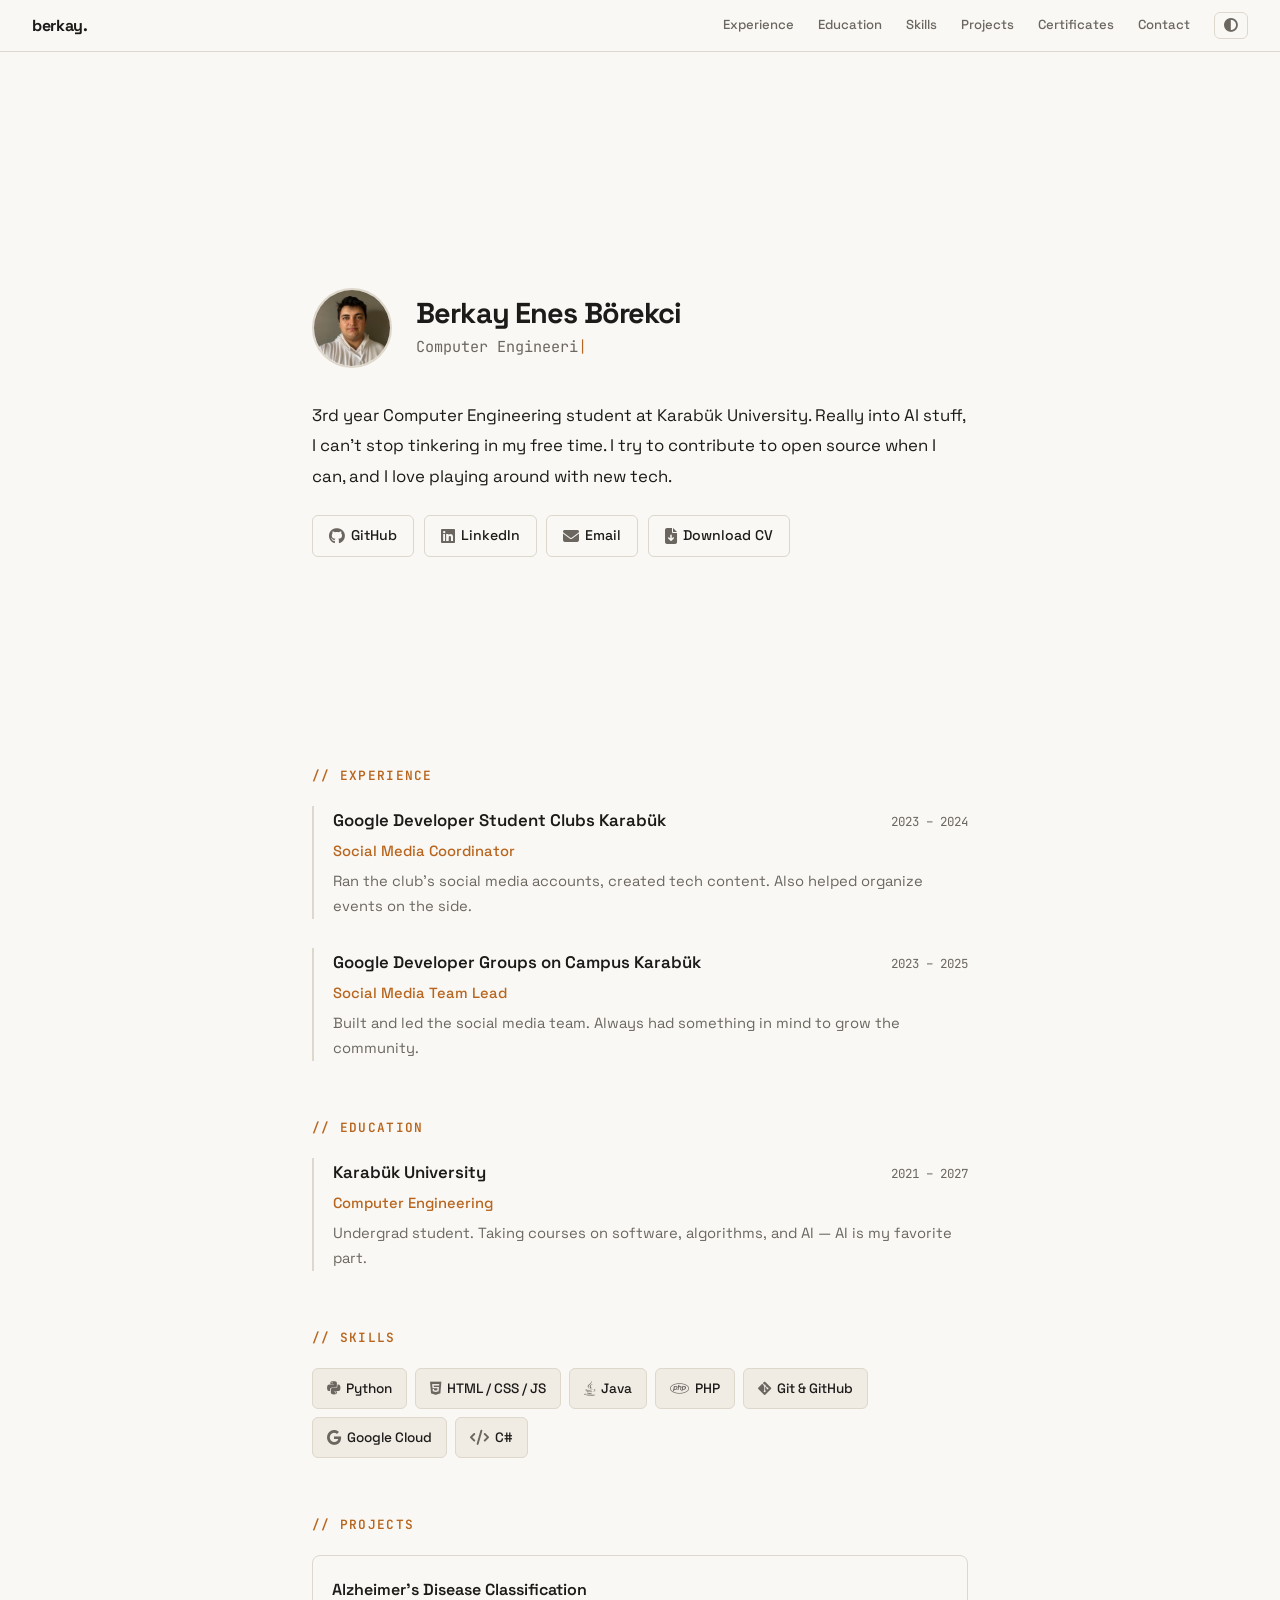
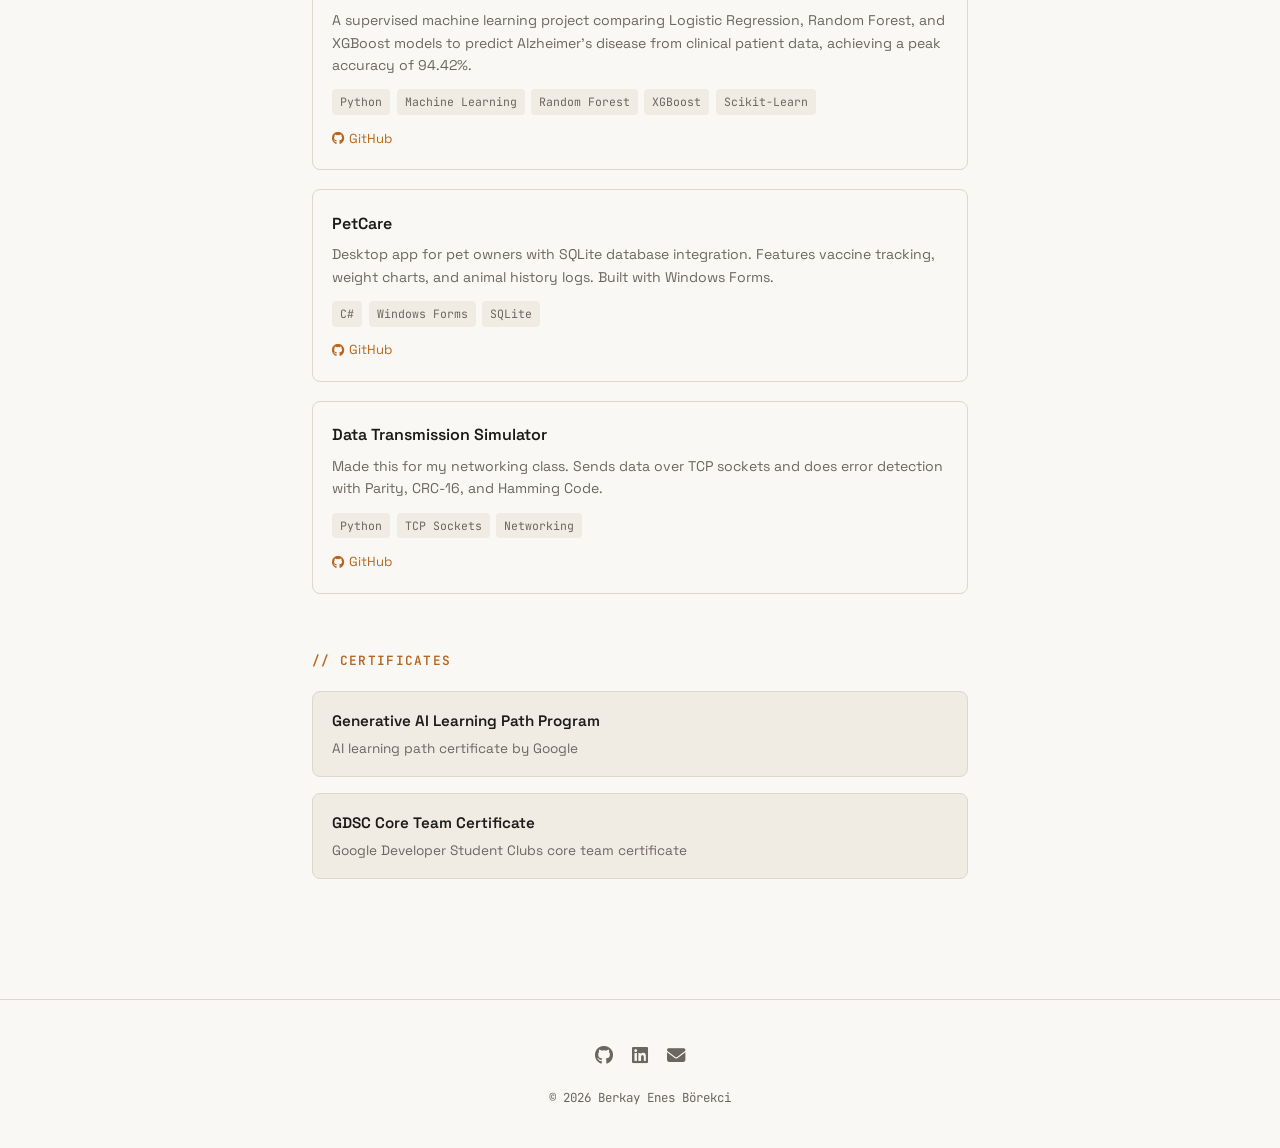
<file: index.html>
<!DOCTYPE html>
<html lang="en">
<head>
  <meta charset="UTF-8">
  <script>
    (function () {
      try {
        var t = localStorage.getItem('theme');
        if (!t && window.matchMedia('(prefers-color-scheme: light)').matches) t = 'light';
        if (t) document.documentElement.setAttribute('data-theme', t);
      } catch (e) { }
    })();
  </script>
  <meta name="viewport" content="width=device-width, initial-scale=1.0">
  <title>Berkay Enes Börekci</title>
  <meta name="description" content="Berkay Enes Börekci – Computer Engineering student, software developer.">
  <meta property="og:title" content="Berkay Enes Börekci">
  <meta property="og:description" content="Computer Engineering student, software developer.">
  <meta property="og:type" content="website">
  <meta property="og:url" content="https://berkayenesborekci.github.io">
  <meta property="og:image" content="https://berkayenesborekci.github.io/profile.jpg">
  <meta name="theme-color" content="#0d0d0d">
  <link rel="icon" href="profile.jpg" type="image/jpeg">
  <link rel="preconnect" href="https://fonts.googleapis.com">
  <link rel="preconnect" href="https://fonts.gstatic.com" crossorigin>
  <link rel="stylesheet" href="https://fonts.googleapis.com/css2?family=Space+Grotesk:wght@300;400;500;600;700&family=JetBrains+Mono:wght@400;500&display=swap">
  <link rel="stylesheet" href="https://cdnjs.cloudflare.com/ajax/libs/font-awesome/6.5.0/css/all.min.css">
  <link rel="stylesheet" href="styles.css">
  <noscript><style>.section{opacity:1;transform:none}</style></noscript>
  </head>
<body>
  <nav class="site-nav">
    <a href="#" class="nav-name">berkay.</a>
    <div class="nav-links" id="navLinks">
      <a href="#experience">Experience</a>
      <a href="#education">Education</a>
      <a href="#skills">Skills</a>
      <a href="#projects">Projects</a>
      <a href="#certificates">Certificates</a>
      <a href="contact.html">Contact</a>
      <button class="theme-btn" onclick="toggleTheme()" aria-label="Toggle theme"><i class="fa-solid fa-circle-half-stroke"></i></button>
    </div>
  </nav>
  <button class="mobile-menu-btn" onclick="toggleMobileMenu()" aria-label="Menu" aria-expanded="false" aria-controls="navLinks">
    <i class="fa-solid fa-bars"></i>
  </button>
  <section class="hero">
    <div class="hero-profile">
      <img
        src="profile.jpg" width="80" height="80"
        alt="Berkay Enes Börekci" class="hero-img">
      <div class="hero-info">
        <h1>Berkay Enes Börekci</h1>
        <div class="subtitle" id="heroSubtitle">
          <span id="typedText"></span><span class="cursor">|</span>
        </div>
      </div>
    </div>
    <p class="hero-about">3rd year Computer Engineering student at Karabük University. Really into AI stuff, I can't
      stop tinkering in my free time. I try to contribute to open source when I can, and I love playing around with new
      tech.</p>
    <div class="hero-links">
      <a href="https://github.com/berkayenesborekci" target="_blank" rel="noopener noreferrer">
        <i class="fa-brands fa-github"></i>GitHub
      </a>
      <a href="https://www.linkedin.com/in/berkayenesb%C3%B6rekci" target="_blank" rel="noopener noreferrer">
        <i class="fa-brands fa-linkedin"></i>LinkedIn
      </a>
      <a href="mailto:berkay.e.borekci@gmail.com">
        <i class="fa-solid fa-envelope"></i>Email
      </a>
      <a href="cv.pdf" download="Berkay_Enes_Borekci_CV.pdf">
        <i class="fa-solid fa-file-arrow-down"></i>Download CV
      </a>
    </div>
  </section>
  <div class="content">
    <section class="section" id="experience">
      <div class="section-title">// experience</div>
      <div class="entry">
        <div class="entry-header">
          <h3>Google Developer Student Clubs Karabük</h3>
          <span class="date">2023 – 2024</span>
        </div>
        <div class="role">Social Media Coordinator</div>
        <p>Ran the club's social media accounts, created tech content. Also helped organize events on the side.</p>
      </div>
      <div class="entry">
        <div class="entry-header">
          <h3>Google Developer Groups on Campus Karabük</h3>
          <span class="date">2023 – 2025</span>
        </div>
        <div class="role">Social Media Team Lead</div>
        <p>Built and led the social media team. Always had something in mind to grow the community.</p>
      </div>
    </section>
    <section class="section" id="education">
      <div class="section-title">// education</div>
      <div class="entry">
        <div class="entry-header">
          <h3>Karabük University</h3>
          <span class="date">2021 – 2027</span>
        </div>
        <div class="role">Computer Engineering</div>
        <p>Undergrad student. Taking courses on software, algorithms, and AI — AI is my favorite part.</p>
      </div>
    </section>
    <section class="section" id="skills">
      <div class="section-title">// skills</div>
      <div class="skills-tags">
        <span class="skill-tag"><i class="fa-brands fa-python"></i>Python</span>
        <span class="skill-tag"><i class="fa-brands fa-html5"></i>HTML / CSS / JS</span>
        <span class="skill-tag"><i class="fa-brands fa-java"></i>Java</span>
        <span class="skill-tag"><i class="fa-brands fa-php"></i>PHP</span>
        <span class="skill-tag"><i class="fa-brands fa-git-alt"></i>Git & GitHub</span>
        <span class="skill-tag"><i class="fa-brands fa-google"></i>Google Cloud</span>
        <span class="skill-tag"><i class="fa-solid fa-code"></i>C#</span>
      </div>
    </section>
    <section class="section" id="projects">
      <div class="section-title">// projects</div>
      <div class="project-grid">
        <div class="project-card">
          <div class="project-card-body">
            <h3>Alzheimer's Disease Classification</h3>
            <p>A supervised machine learning project comparing Logistic Regression, Random Forest, and XGBoost models to predict Alzheimer's disease from clinical patient data, achieving a peak accuracy of 94.42%.</p>
            <div class="project-tags">
              <span class="project-tag">Python</span>
              <span class="project-tag">Machine Learning</span>
              <span class="project-tag">Random Forest</span>
              <span class="project-tag">XGBoost</span>
              <span class="project-tag">Scikit-Learn</span>
            </div>
            <div class="project-links">
              <a href="https://github.com/berkayenesborekci/Alzheimer_Disease_ML" target="_blank" rel="noopener noreferrer"><i
                  class="fa-brands fa-github"></i>GitHub</a>
            </div>
          </div>
        </div>
        <div class="project-card">
          <div class="project-card-body">
            <h3>PetCare</h3>
            <p>Desktop app for pet owners with SQLite database integration. Features vaccine tracking, weight charts, and animal history logs. Built with Windows Forms.
            </p>
            <div class="project-tags">
              <span class="project-tag">C#</span>
              <span class="project-tag">Windows Forms</span>
              <span class="project-tag">SQLite</span>
            </div>
            <div class="project-links">
              <a href="https://github.com/berkayenesborekci/PetCare" target="_blank" rel="noopener noreferrer"><i
                  class="fa-brands fa-github"></i>GitHub</a>
            </div>
          </div>
        </div>
        <div class="project-card">
          <div class="project-card-body">
            <h3>Data Transmission Simulator</h3>
            <p>Made this for my networking class. Sends data over TCP sockets and does error detection with Parity,
              CRC-16, and Hamming Code.</p>
            <div class="project-tags">
              <span class="project-tag">Python</span>
              <span class="project-tag">TCP Sockets</span>
              <span class="project-tag">Networking</span>
            </div>
            <div class="project-links">
              <a href="https://github.com/berkayenesborekci/Data_Transmission_Simulator_with_Error_Detection"
                target="_blank" rel="noopener noreferrer"><i class="fa-brands fa-github"></i>GitHub</a>
            </div>
          </div>
        </div>
      </div>
    </section>
    <section class="section" id="certificates">
      <div class="section-title">// certificates</div>
      <div class="cert-list">
        <div class="cert-item">
          <h3>Generative AI Learning Path Program</h3>
          <p>AI learning path certificate by Google</p>
        </div>
        <div class="cert-item">
          <h3>GDSC Core Team Certificate</h3>
          <p>Google Developer Student Clubs core team certificate</p>
        </div>
      </div>
    </section>
  </div>
  <footer>
    <div class="footer-links">
      <a href="https://github.com/berkayenesborekci" target="_blank" rel="noopener noreferrer" aria-label="GitHub"><i
          class="fa-brands fa-github"></i></a>
      <a href="https://www.linkedin.com/in/berkayenesb%C3%B6rekci" target="_blank" rel="noopener noreferrer" aria-label="LinkedIn"><i
          class="fa-brands fa-linkedin"></i></a>
      <a href="mailto:berkay.e.borekci@gmail.com" aria-label="Email"><i class="fa-solid fa-envelope"></i></a>
    </div>
    <p>&copy; 2026 Berkay Enes Börekci</p>
  </footer>
  <script src="script.js"></script>
</body>
</html>
</file>
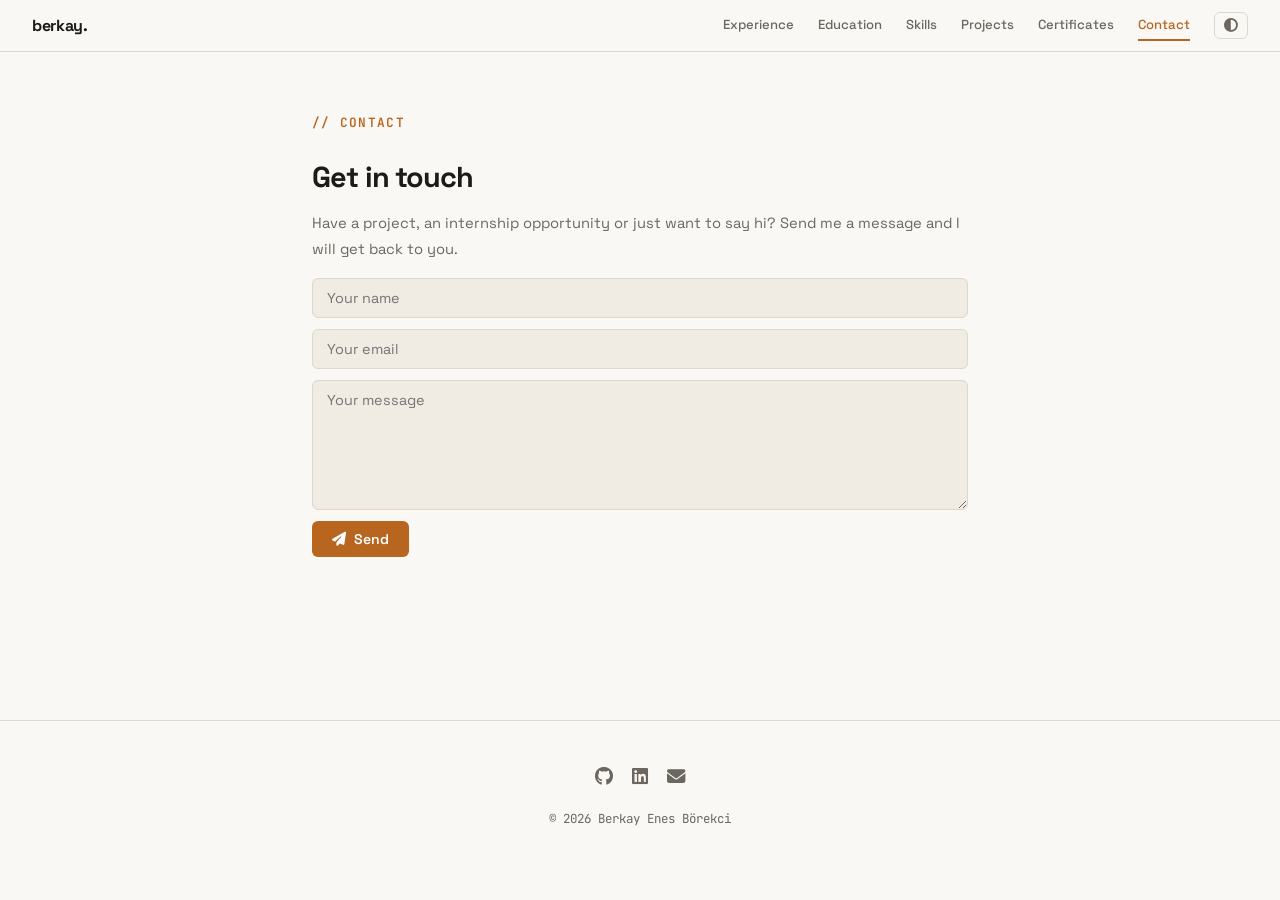
<file: contact.html>
<!DOCTYPE html>
<html lang="en">
<head>
  <meta charset="UTF-8">
  <script>
    (function () {
      try {
        var t = localStorage.getItem('theme');
        if (!t && window.matchMedia('(prefers-color-scheme: light)').matches) t = 'light';
        if (t) document.documentElement.setAttribute('data-theme', t);
      } catch (e) { }
    })();
  </script>
  <meta name="viewport" content="width=device-width, initial-scale=1.0">
  <title>Contact – Berkay Enes Börekci</title>
  <meta name="description" content="Get in touch with Berkay Enes Börekci.">
  <meta property="og:title" content="Berkay Enes Börekci">
  <meta property="og:description" content="Computer Engineering student, software developer.">
  <meta property="og:type" content="website">
  <meta property="og:url" content="https://berkayenesborekci.github.io/contact.html">
  <meta property="og:image" content="https://berkayenesborekci.github.io/profile.jpg">
  <meta name="theme-color" content="#0d0d0d">
  <link rel="icon" href="profile.jpg" type="image/jpeg">
  <link rel="preconnect" href="https://fonts.googleapis.com">
  <link rel="preconnect" href="https://fonts.gstatic.com" crossorigin>
  <link rel="stylesheet" href="https://fonts.googleapis.com/css2?family=Space+Grotesk:wght@300;400;500;600;700&family=JetBrains+Mono:wght@400;500&display=swap">
  <link rel="stylesheet" href="https://cdnjs.cloudflare.com/ajax/libs/font-awesome/6.5.0/css/all.min.css">
  <link rel="stylesheet" href="styles.css">
  <noscript><style>.section{opacity:1;transform:none}</style></noscript>
  </head>
<body>
  <nav class="site-nav">
    <a href="index.html" class="nav-name">berkay.</a>
    <div class="nav-links" id="navLinks">
      <a href="index.html#experience">Experience</a>
      <a href="index.html#education">Education</a>
      <a href="index.html#skills">Skills</a>
      <a href="index.html#projects">Projects</a>
      <a href="index.html#certificates">Certificates</a>
      <a href="contact.html" class="active">Contact</a>
      <button class="theme-btn" onclick="toggleTheme()" aria-label="Toggle theme"><i class="fa-solid fa-circle-half-stroke"></i></button>
    </div>
  </nav>
  <button class="mobile-menu-btn" onclick="toggleMobileMenu()" aria-label="Menu" aria-expanded="false" aria-controls="navLinks">
    <i class="fa-solid fa-bars"></i>
  </button>
  <main class="contact-page">
    <div class="section-title">// contact</div>
    <h1>Get in touch</h1>
    <p class="contact-intro">Have a project, an internship opportunity or just want to say hi? Send me a message and I will get back to you.</p>
    <form class="contact-form" id="contactForm" novalidate>
      <input type="text" name="botcheck" class="hp" tabindex="-1" autocomplete="off" aria-hidden="true">
      <input type="text" name="name" placeholder="Your name" aria-label="Your name" required>
      <input type="email" name="email" placeholder="Your email" aria-label="Your email" required>
      <textarea name="message" rows="6" placeholder="Your message" aria-label="Your message" required></textarea>
      <button type="submit"><i class="fa-solid fa-paper-plane"></i><span>Send</span></button>
      <p class="form-status" id="formStatus" role="status" aria-live="polite"></p>
    </form>
  </main>
  <footer>
    <div class="footer-links">
      <a href="https://github.com/berkayenesborekci" target="_blank" rel="noopener noreferrer" aria-label="GitHub"><i
          class="fa-brands fa-github"></i></a>
      <a href="https://www.linkedin.com/in/berkayenesb%C3%B6rekci" target="_blank" rel="noopener noreferrer" aria-label="LinkedIn"><i
          class="fa-brands fa-linkedin"></i></a>
      <a href="mailto:berkay.e.borekci@gmail.com" aria-label="Email"><i class="fa-solid fa-envelope"></i></a>
    </div>
    <p>&copy; 2026 Berkay Enes Börekci</p>
  </footer>
  <script src="script.js"></script>
  <script src="contact.js"></script>
</body>
</html>
</file>
<file: styles.css>
:root {
  --bg: #0d0d0d;
  --bg-alt: #161616;
  --text: #e8e6e1;
  --text-muted: #8a8a8a;
  --accent: #d4894e;
  --accent-hover: #e09a5f;
  --border: #2a2a2a;
  --card-bg: #141414;
  --nav-bg: rgba(13, 13, 13, 0.85);
  --btn-text: #0d0d0d;
  --tag-bg: #1e1e1e;
  --link-color: #d4894e;
}
:root[data-theme="light"] {
  --bg: #faf8f4;
  --bg-alt: #f1ede6;
  --text: #1c1b19;
  --text-muted: #6b6760;
  --accent: #b8661f;
  --accent-hover: #9c5516;
  --border: #ddd7cc;
  --card-bg: #ffffff;
  --nav-bg: rgba(250, 248, 244, 0.88);
  --tag-bg: #f0ebe3;
  --link-color: #b8661f;
  --btn-text: #ffffff;
}
* {
  margin: 0;
  padding: 0;
  box-sizing: border-box;
}
html {
  scroll-behavior: smooth;
}
body {
  font-family: 'Space Grotesk', sans-serif;
  line-height: 1.7;
  background: var(--bg);
  color: var(--text);
  overflow-x: hidden;
}
.site-nav {
  position: fixed;
  top: 0;
  left: 0;
  right: 0;
  z-index: 100;
  display: flex;
  justify-content: space-between;
  align-items: center;
  padding: 0 2rem;
  height: 52px;
  background: var(--nav-bg);
  backdrop-filter: blur(12px);
  -webkit-backdrop-filter: blur(12px);
  border-bottom: 1px solid var(--border);
}
.nav-name {
  font-weight: 700;
  font-size: 1rem;
  letter-spacing: -0.02em;
  color: var(--text);
  text-decoration: none;
}
.nav-name:hover {
  color: var(--accent);
}
.nav-links {
  display: flex;
  gap: 1.5rem;
  align-items: center;
}
.nav-links a {
  font-size: 0.82rem;
  font-weight: 500;
  color: var(--text-muted);
  text-decoration: none;
  transition: color 0.2s ease;
  position: relative;
}
.nav-links a::after {
  content: '';
  position: absolute;
  bottom: -4px;
  left: 0;
  width: 0;
  height: 1.5px;
  background: var(--accent);
  transition: width 0.25s ease;
}
.nav-links a:hover {
  color: var(--accent);
}
.nav-links a:hover::after {
  width: 100%;
}
.mobile-menu-btn {
  display: none;
  position: fixed;
  top: 10px;
  right: 12px;
  z-index: 200;
  background: var(--nav-bg);
  border: 1px solid var(--border);
  color: var(--text);
  border-radius: 6px;
  padding: 8px 10px;
  cursor: pointer;
  font-size: 1rem;
  backdrop-filter: blur(12px);
}
.hero {
  padding: 7rem 2rem 2rem;
  max-width: 720px;
  margin: 0 auto;
  min-height: 85vh;
  display: flex;
  flex-direction: column;
  justify-content: center;
}
.hero-profile {
  display: flex;
  align-items: center;
  gap: 1.5rem;
  margin-bottom: 2rem;
}
.hero-img {
  width: 80px;
  height: 80px;
  border-radius: 50%;
  object-fit: cover;
  border: 2px solid var(--border);
}
.hero-info h1 {
  font-size: 1.8rem;
  font-weight: 700;
  letter-spacing: -0.03em;
  line-height: 1.2;
}
.hero-info .subtitle {
  color: var(--text-muted);
  font-size: 0.95rem;
  margin-top: 0.2rem;
  font-family: 'JetBrains Mono', monospace;
}
.cursor {
  color: var(--accent);
  animation: blink 1s step-end infinite;
  font-weight: 300;
}
@keyframes blink {
  0%,
  100% {
    opacity: 1;
  }
  50% {
    opacity: 0;
  }
}
.hero-about {
  font-size: 1.05rem;
  line-height: 1.8;
  color: var(--text);
  margin-bottom: 1.5rem;
}
.hero-links {
  display: flex;
  gap: 0.6rem;
  flex-wrap: wrap;
}
.hero-links a {
  display: inline-flex;
  align-items: center;
  gap: 6px;
  padding: 8px 16px;
  border: 1px solid var(--border);
  border-radius: 6px;
  text-decoration: none;
  color: var(--text);
  font-size: 0.88rem;
  font-weight: 500;
  transition: all 0.2s ease;
}
.hero-links a:hover {
  border-color: var(--accent);
  color: var(--accent);
}
.hero-links a i {
  font-size: 1rem;
  color: var(--text-muted);
  transition: color 0.2s ease;
}
.hero-links a:hover i {
  color: var(--accent);
}
.content {
  max-width: 720px;
  margin: 0 auto;
  padding: 0 2rem 4rem;
}
.section {
  margin-bottom: 3.5rem;
  opacity: 0;
  transform: translateY(12px);
  transition: opacity 0.5s ease, transform 0.5s ease;
}
.section.visible {
  opacity: 1;
  transform: translateY(0);
}
.section-title {
  font-size: 0.8rem;
  font-weight: 600;
  text-transform: uppercase;
  letter-spacing: 0.1em;
  color: var(--accent);
  margin-bottom: 1.2rem;
  font-family: 'JetBrains Mono', monospace;
}
.entry {
  margin-bottom: 1.8rem;
  padding-left: 1.2rem;
  border-left: 2px solid var(--border);
  transition: border-color 0.2s ease;
}
.entry:hover {
  border-left-color: var(--accent);
}
.entry-header {
  display: flex;
  justify-content: space-between;
  align-items: baseline;
  flex-wrap: wrap;
  gap: 0.5rem;
  margin-bottom: 0.3rem;
}
.entry h3 {
  font-size: 1.05rem;
  font-weight: 600;
  color: var(--text);
}
.entry .date {
  font-family: 'JetBrains Mono', monospace;
  font-size: 0.78rem;
  color: var(--text-muted);
}
.entry .role {
  font-size: 0.92rem;
  color: var(--accent);
  font-weight: 500;
  margin-bottom: 0.3rem;
}
.entry p {
  font-size: 0.92rem;
  color: var(--text-muted);
  line-height: 1.7;
}
.skills-tags {
  display: flex;
  flex-wrap: wrap;
  gap: 0.5rem;
}
.skill-tag {
  display: inline-flex;
  align-items: center;
  gap: 6px;
  padding: 8px 14px;
  background: var(--tag-bg);
  border: 1px solid var(--border);
  border-radius: 6px;
  font-size: 0.85rem;
  font-weight: 500;
  color: var(--text);
  transition: all 0.2s ease;
}
.skill-tag:hover {
  border-color: var(--accent);
  color: var(--accent);
  transform: translateY(-1px);
}
.skill-tag i {
  font-size: 0.95rem;
  color: var(--text-muted);
  transition: color 0.2s ease;
}
.skill-tag:hover i {
  color: var(--accent);
}
.project-grid {
  display: grid;
  grid-template-columns: 1fr;
  gap: 1.2rem;
}
.project-card {
  border: 1px solid var(--border);
  border-radius: 8px;
  overflow: hidden;
  transition: border-color 0.2s ease, transform 0.2s ease;
}
.project-card:hover {
  border-color: var(--accent);
  transform: translateY(-2px);
}
.project-card-body {
  padding: 1.2rem;
}
.project-card h3 {
  font-size: 1rem;
  font-weight: 600;
  margin-bottom: 0.4rem;
}
.project-card p {
  font-size: 0.88rem;
  color: var(--text-muted);
  line-height: 1.6;
  margin-bottom: 0.8rem;
}
.project-tags {
  display: flex;
  flex-wrap: wrap;
  gap: 0.4rem;
}
.project-tag {
  font-size: 0.72rem;
  font-family: 'JetBrains Mono', monospace;
  padding: 3px 8px;
  background: var(--tag-bg);
  border-radius: 4px;
  color: var(--text-muted);
}
.project-links {
  display: flex;
  gap: 0.8rem;
  margin-top: 0.8rem;
}
.project-links a {
  font-size: 0.82rem;
  color: var(--link-color);
  text-decoration: none;
  display: flex;
  align-items: center;
  gap: 4px;
  transition: opacity 0.2s ease;
}
.project-links a:hover {
  opacity: 0.7;
}
.cert-list {
  display: flex;
  flex-direction: column;
  gap: 1rem;
}
.cert-item {
  padding: 1rem 1.2rem;
  background: var(--tag-bg);
  border: 1px solid var(--border);
  border-radius: 8px;
  transition: border-color 0.2s ease;
}
.cert-item:hover {
  border-color: var(--accent);
}
.cert-item h3 {
  font-size: 0.95rem;
  font-weight: 600;
  color: var(--text);
  margin-bottom: 0.2rem;
}
.cert-item p {
  font-size: 0.85rem;
  color: var(--text-muted);
}
footer {
  text-align: center;
  padding: 2.5rem 2rem;
  color: var(--text-muted);
  border-top: 1px solid var(--border);
}
.footer-links {
  display: flex;
  justify-content: center;
  gap: 1.2rem;
  margin-bottom: 1rem;
}
.footer-links a {
  color: var(--text-muted);
  font-size: 1.15rem;
  transition: color 0.2s ease;
}
.footer-links a:hover {
  color: var(--accent);
}
footer p {
  font-size: 0.78rem;
  font-family: 'JetBrains Mono', monospace;
}
@media (max-width: 768px) {
  .nav-links {
    display: none;
    position: fixed;
    top: 52px;
    left: 0;
    right: 0;
    background: var(--nav-bg);
    backdrop-filter: blur(12px);
    flex-direction: column;
    padding: 1rem 2rem;
    gap: 0.8rem;
    border-bottom: 1px solid var(--border);
  }
  .nav-links.open {
    display: flex;
  }
  .mobile-menu-btn {
    display: block;
  }
  .site-nav {
    padding: 0 1rem;
  }
  .hero {
    padding: 5rem 1.2rem 2rem;
    min-height: 75vh;
  }
  .hero-profile {
    gap: 1rem;
  }
  .hero-img {
    width: 64px;
    height: 64px;
  }
  .hero-info h1 {
    font-size: 1.4rem;
  }
  .content {
    padding: 0 1.2rem 3rem;
  }
  .contact-page {
    padding: 5rem 1.2rem 3rem;
  }
  .hero-links {
    flex-direction: column;
  }
  .hero-links a {
    justify-content: center;
  }
  .entry-header {
    flex-direction: column;
    gap: 0.1rem;
  }
}
.nav-links a.active {
  color: var(--accent);
}
.nav-links a.active::after {
  width: 100%;
}
.theme-btn {
  background: none;
  border: 1px solid var(--border);
  color: var(--text-muted);
  border-radius: 6px;
  padding: 5px 9px;
  cursor: pointer;
  font-size: 0.85rem;
  transition: color 0.2s ease, border-color 0.2s ease;
}
.theme-btn:hover {
  color: var(--accent);
  border-color: var(--accent);
}
.contact-page {
  max-width: 720px;
  margin: 0 auto;
  padding: 7rem 2rem 4rem;
  min-height: 80vh;
}
.contact-page h1 {
  font-size: 1.8rem;
  font-weight: 700;
  letter-spacing: -0.03em;
  margin-bottom: 0.6rem;
}
.hp {
  position: absolute;
  left: -9999px;
}
.form-status {
  font-size: 0.88rem;
  min-height: 1.4em;
  color: var(--text-muted);
}
.form-status.success {
  color: #4caf7a;
}
.form-status.error {
  color: #e5675d;
}
.contact-form button:disabled {
  opacity: 0.6;
  cursor: default;
}
.contact-intro {
  font-size: 0.92rem;
  color: var(--text-muted);
  margin-bottom: 1rem;
}
.contact-form {
  display: flex;
  flex-direction: column;
  gap: 0.7rem;
}
.contact-form input,
.contact-form textarea {
  width: 100%;
  padding: 10px 14px;
  background: var(--tag-bg);
  border: 1px solid var(--border);
  border-radius: 6px;
  color: var(--text);
  font-family: inherit;
  font-size: 0.9rem;
  resize: vertical;
  transition: border-color 0.2s ease;
}
.contact-form input:focus,
.contact-form textarea:focus {
  outline: none;
  border-color: var(--accent);
}
.contact-form button {
  align-self: flex-start;
  display: inline-flex;
  align-items: center;
  gap: 8px;
  padding: 9px 20px;
  background: var(--accent);
  color: var(--btn-text);
  border: none;
  border-radius: 6px;
  font-family: inherit;
  font-size: 0.88rem;
  font-weight: 600;
  cursor: pointer;
  transition: background 0.2s ease;
}
.contact-form button:hover {
  background: var(--accent-hover);
}
@media (prefers-reduced-motion: reduce) {
  html {
    scroll-behavior: auto;
  }
  *,
  *::before,
  *::after {
    animation: none !important;
    transition: none !important;
  }
}
</file>
